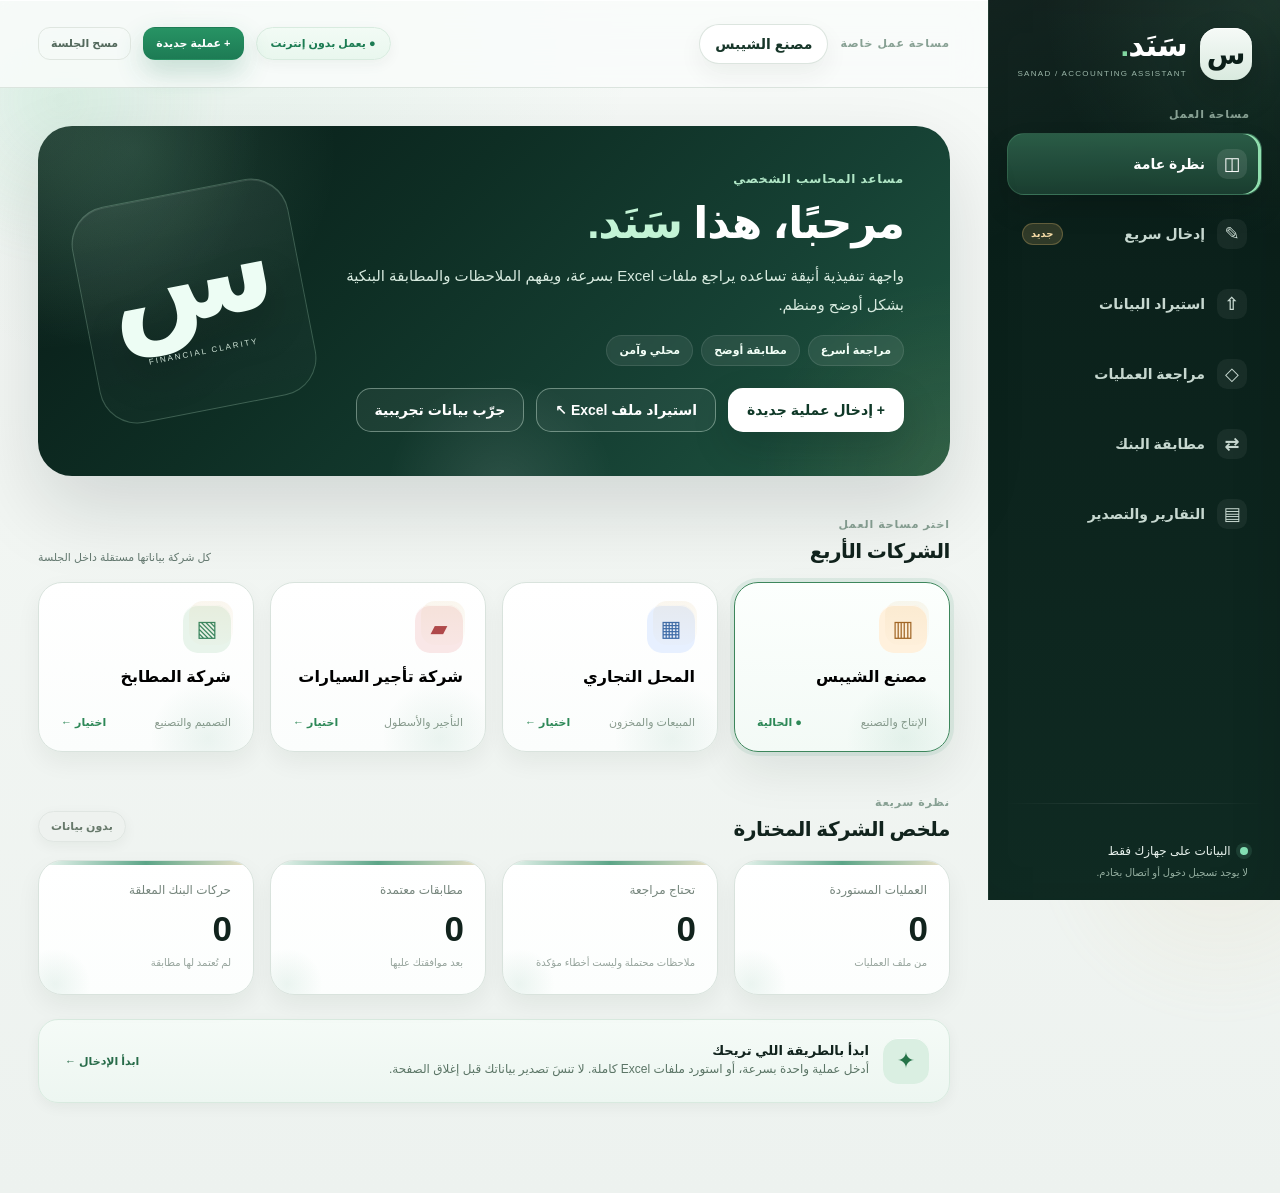
<file: index.html>
<!doctype html>
<html lang="ar" dir="rtl">
<head>
  <meta charset="utf-8"><meta name="viewport" content="width=device-width,initial-scale=1,viewport-fit=cover">
  <meta name="theme-color" content="#102820"><meta name="description" content="سَنَد: مساعد مراجعة Excel والمطابقة البنكية — يعمل محليًا بدون رفع البيانات.">
  <title>سَنَد | مساعد المحاسب</title>
  <link rel="stylesheet" href="styles.css">
</head>
<body>
<div class="shell">
  <aside class="sidebar">
    <div class="brand"><span class="brand-icon">س</span><span><strong>سَنَد<span class="dot">.</span></strong><small>SANAD / ACCOUNTING ASSISTANT</small></span></div>
    <div class="sidebar-label">مساحة العمل</div>
    <nav class="main-nav" aria-label="القائمة الرئيسية">
      <button class="nav-btn active" data-view="home"><span class="nav-symbol">◫</span> نظرة عامة</button>
      <button class="nav-btn" data-view="entry"><span class="nav-symbol">✎</span> إدخال سريع <span class="nav-new">جديد</span></button>
      <button class="nav-btn" data-view="import"><span class="nav-symbol">⇧</span> استيراد البيانات</button>
      <button class="nav-btn" data-view="review"><span class="nav-symbol">◇</span> مراجعة العمليات <b id="sideFlag" class="nav-count hidden">0</b></button>
      <button class="nav-btn" data-view="match"><span class="nav-symbol">⇄</span> مطابقة البنك</button>
      <button class="nav-btn" data-view="report"><span class="nav-symbol">▤</span> التقارير والتصدير</button>
    </nav>
    <div class="side-bottom"><span class="secure-dot"></span> البيانات على جهازك فقط <small>لا يوجد تسجيل دخول أو اتصال بخادم.</small></div>
  </aside>
  <main class="main">
    <header class="topbar"><div class="top-label"><span class="overline">مساحة عمل خاصة</span><span id="currentCompanyLabel">مصنع الشيبس</span></div><div class="top-actions"><span class="offline-pill">● يعمل بدون إنترنت</span><button class="btn btn-primary btn-small top-entry" data-goto="entry">+ عملية جديدة</button><button class="btn btn-ghost btn-small" id="wipeBtn" title="مسح البيانات من جلسة المتصفح">مسح الجلسة</button></div></header>
    <div class="content">
      <section id="view-home" class="view active">
        <div class="hero"><div><span class="eyebrow">مساعد المحاسب الشخصي</span><h1>مرحبًا، هذا <em>سَنَد.</em></h1><p>واجهة تنفيذية أنيقة تساعده يراجع ملفات Excel بسرعة، ويفهم الملاحظات والمطابقة البنكية بشكل أوضح ومنظم.</p><div class="hero-pills"><span class="hero-pill">مراجعة أسرع</span><span class="hero-pill">مطابقة أوضح</span><span class="hero-pill">محلي وآمن</span></div><div class="hero-actions"><button class="btn btn-light" data-goto="entry">+ إدخال عملية جديدة</button><button class="btn btn-outline-light" data-goto="import">استيراد ملف Excel ↖</button><button class="btn btn-outline-light" id="demoBtn">جرّب بيانات تجريبية</button></div></div><div class="hero-mark" aria-hidden="true"><div>س</div><span>FINANCIAL CLARITY</span></div></div>
        <div class="section-head"><div><span class="overline">اختر مساحة العمل</span><h2>الشركات الأربع</h2></div><span class="section-note">كل شركة بياناتها مستقلة داخل الجلسة</span></div>
        <div id="companyCards" class="company-grid"></div>
        <div class="section-head spaced"><div><span class="overline">نظرة سريعة</span><h2>ملخص الشركة المختارة</h2></div><span id="demoIndicator" class="badge badge-muted">بدون بيانات</span></div>
        <div class="stats-grid"><div class="stat"><span>العمليات المستوردة</span><strong id="statOperations">0</strong><small>من ملف العمليات</small></div><div class="stat"><span>تحتاج مراجعة</span><strong id="statWarnings">0</strong><small>ملاحظات محتملة وليست أخطاء مؤكدة</small></div><div class="stat"><span>مطابقات معتمدة</span><strong id="statApproved">0</strong><small>بعد موافقتك عليها</small></div><div class="stat"><span>حركات البنك المعلقة</span><strong id="statBank">0</strong><small>لم تُعتمد لها مطابقة</small></div></div>
        <div class="callout"><span class="callout-symbol">✦</span><div><strong>ابدأ بالطريقة اللي تريحك</strong><p>أدخل عملية واحدة بسرعة، أو استورد ملفات Excel كاملة. لا تنسَ تصدير بياناتك قبل إغلاق الصفحة.</p></div><button class="text-link" data-goto="entry">ابدأ الإدخال ←</button></div>
      </section>
      <section id="view-entry" class="view">
        <div class="page-heading entry-heading"><div><span class="overline">01 / إدخال العمليات</span><h1>سجّل عمليتك في ثوانٍ</h1><p>بدون Excel أو جداول معقدة. اختر الشركة، أدخل التفاصيل، واحفظ الحركة مباشرة للمراجعة والمطابقة.</p></div><span class="badge badge-green">✦ إدخال محلي على جهازك</span></div>
        <div class="entry-overview">
          <div class="entry-overview-icon" aria-hidden="true">✎</div>
          <div><strong>عملية واحدة، خطوات واضحة</strong><p>عبّي التاريخ والبيان والمبلغ، والباقي اختياري. كل شركة لها عملياتها بروحها.</p></div>
          <span class="entry-overview-step">01 — 03</span>
        </div>
        <div class="entry-layout">
          <article class="panel entry-form-panel">
            <div class="entry-panel-head"><div><span class="overline">نموذج الإدخال السريع</span><h2 id="entryFormTitle">عملية جديدة</h2><p>النجمة * تعني إن الحقل مطلوب.</p></div><span class="entry-header-icon" aria-hidden="true">＋</span></div>
            <form id="entryForm" novalidate>
              <div class="entry-fields">
                <div class="entry-field"><label for="entryCompany">الشركة *</label><select id="entryCompany" required><option value="chips">مصنع الشيبس</option><option value="shop">المحل التجاري</option><option value="rental">شركة تأجير السيارات</option><option value="kitchens">شركة المطابخ</option></select></div>
                <div class="entry-field"><label for="entryKind">وين تسجّل الحركة؟ *</label><select id="entryKind" required><option value="ledger">دفتر العمليات</option><option value="bank">كشف البنك</option></select></div>
                <div class="entry-field"><label for="entryDate">تاريخ العملية *</label><input id="entryDate" type="date" required></div>
                <div class="entry-field"><label for="entryDirection">اتجاه الحركة *</label><select id="entryDirection" required><option value="in">قبض / داخل</option><option value="out">صرف / خارج</option></select></div>
                <div class="entry-field entry-span"><label for="entryDescription">البيان / الوصف *</label><input id="entryDescription" type="text" maxlength="250" placeholder="مثال: فاتورة مشتريات من المورد" required autocomplete="off"></div>
                <div class="entry-field entry-span"><label for="entryAmount">المبلغ بالريال العُماني *</label><div class="amount-input"><input id="entryAmount" type="text" inputmode="decimal" placeholder="0.000" required autocomplete="off" dir="ltr" aria-describedby="amountHelp"><span>ر.ع</span></div><small id="amountHelp">تقدر تكتب 15 أو 15.500 — ويدعم الأرقام العربية.</small></div>
                <div class="entry-field"><label for="entryReference">رقم الفاتورة / المرجع <span class="optional">اختياري</span></label><input id="entryReference" type="text" maxlength="100" placeholder="مثال: INV-001" autocomplete="off"></div>
                <div class="entry-field"><label for="entryParty">العميل / المورد <span class="optional">اختياري</span></label><input id="entryParty" type="text" maxlength="150" placeholder="اسم الجهة" autocomplete="off"></div>
              </div>
              <div id="entryError" class="entry-error hidden" role="alert" aria-live="polite"></div>
              <div class="entry-form-actions"><button class="btn btn-primary" id="entrySubmit" type="submit">＋ حفظ وإضافة عملية ثانية</button><button class="btn btn-ghost" type="button" id="entryReset">تفريغ النموذج</button></div>
            </form>
            <div class="entry-footnote"><span aria-hidden="true">◆</span> هذي أداة مراجعة فقط؛ الإدخال ما ينشئ قيود محاسبية أو يعدّل ملف Excel الأصلي.</div>
          </article>
          <aside class="entry-aside">
            <div class="entry-mini-card"><span class="overline">الشركة الحالية</span><h3 id="entrySelectedCompany">مصنع الشيبس</h3><p>العمليات المسجّلة داخل الجلسة</p><div class="entry-mini-stats"><div><span>دفتر العمليات</span><strong id="entryLedgerCount">0</strong></div><div><span>كشف البنك</span><strong id="entryBankCount">0</strong></div></div></div>
            <div class="entry-safety"><span class="entry-safety-icon" aria-hidden="true">↓</span><h3>احفظ شغلك قبل ما تطلع</h3><p>البيانات ما تنحفظ بعد تحديث الصفحة أو إغلاقها. نزّل ملف CSV من الأزرار اللي تحت، عشان ما يضيع إدخالك.</p><button class="btn btn-secondary full" id="entryExportLedger" type="button">↓ تصدير دفتر العمليات CSV</button><button class="btn btn-secondary full" id="entryExportBank" type="button">↓ تصدير كشف البنك CSV</button></div>
            <div class="entry-side-tip"><strong>تشتغل على ملف جاهز؟</strong><p>تقدر تستورد جدول كامل بدون ما تدخل كل عملية بروحها.</p><button class="text-link" data-goto="import" type="button">روح للاستيراد ←</button></div>
          </aside>
        </div>
        <section class="panel recent-panel" aria-labelledby="recentTitle"><div class="panel-heading between"><div><span class="overline">سجل سريع</span><h2 id="recentTitle">آخر العمليات المدخلة يدويًا</h2><p>تقدر تعدل أي عملية دخلتها أو تحذفها بعد التأكيد.</p></div><span id="entryRecentCount" class="badge badge-muted">0 عملية</span></div><div id="entryRecent" class="entry-recent-list"></div></section>
      </section>
      <section id="view-import" class="view"><div class="page-heading"><div><span class="overline">01 / إدخال البيانات</span><h1>استيراد ملفاتك</h1><p>ارفع ملف Excel أو CSV، أو الصق جدول مباشرة من Excel. راجع الأعمدة قبل ما تستورده.</p></div><span class="badge badge-green">محلي على الجهاز</span></div>
        <div class="entry-import-shortcut"><span aria-hidden="true">✎</span><div><strong>تبغى تدخل عملية وحدة بدل ما ترفع ملف؟</strong><p>فتحنا لك نموذج سريع للتسجيل اليدوي.</p></div><button type="button" class="btn btn-primary btn-small" data-goto="entry">إدخال سريع ←</button></div><div class="import-grid"><article class="panel import-card"><div class="panel-heading"><span class="round-icon green">▤</span><div><h2>دفتر العمليات</h2><p>فواتير، مصروفات، إيرادات أو حركة حسابات.</p></div></div><label class="dropzone" id="ledgerDrop" for="ledgerFile"><span class="upload-glyph">⇧</span><strong>اختر ملف العمليات</strong><small>Excel .xlsx أو CSV أو TSV — حتى 10 ميجابايت</small><input type="file" id="ledgerFile" accept=".xlsx,.csv,.tsv,text/csv,application/vnd.openxmlformats-officedocument.spreadsheetml.sheet"></label><p class="muted small" id="ledgerCount">ما تم استيراد أي ملف بعد.</p><button class="btn btn-soft full" id="pasteToggle">أو الصق جدول من Excel</button><div id="pasteBox" class="hidden"><label class="field-label" for="pasteInput">انسخ الخلايا من Excel والصقها هنا، أول صف يكون أسماء الأعمدة</label><textarea id="pasteInput" rows="5" placeholder="التاريخ    البيان    المبلغ    رقم المستند    النوع"></textarea><button class="btn btn-primary" id="pasteRead">قراءة الجدول</button></div></article>
        <article class="panel import-card"><div class="panel-heading"><span class="round-icon blue">⇄</span><div><h2>كشف البنك</h2><p>للمقارنة مع دفتر العمليات، بدون ترحيل قيود.</p></div></div><label class="dropzone" id="bankDrop" for="bankFile"><span class="upload-glyph">⇧</span><strong>اختر ملف كشف البنك</strong><small>Excel .xlsx أو CSV أو TSV — حتى 10 ميجابايت</small><input type="file" id="bankFile" accept=".xlsx,.csv,.tsv,text/csv,application/vnd.openxmlformats-officedocument.spreadsheetml.sheet"></label><p class="muted small" id="bankCount">ما تم استيراد أي كشف بعد.</p><div class="tip"><strong>معلومة مهمة</strong><p>يفضّل يكون في الكشف تاريخ + مبلغ صافٍ، أو عمود إيداع وعمود سحب.</p></div></article></div>
        <article class="panel mapping-panel hidden" id="mappingPanel"><div class="panel-heading between"><div><span class="overline">خطوة التأكد</span><h2 id="mappingTitle">مطابقة الأعمدة</h2><p id="mappingHelp">حدد الأعمدة الصحيحة قبل الاعتماد.</p></div><button class="btn btn-ghost btn-small" id="cancelMapping">إلغاء</button></div><div id="sheetRow" class="sheet-row hidden"><label for="sheetSelect">ورقة العمل</label><select id="sheetSelect"></select></div><div id="mappingFields" class="mapping-grid"></div><div class="preview-wrap"><h3>معاينة أول خمس عمليات</h3><div id="mappingPreview" class="table-scroll"></div></div><div class="mapping-footer"><span id="pendingRows">0 صف</span><button class="btn btn-primary" id="confirmImport">استيراد البيانات بعد المراجعة ←</button></div></article>
        <div class="tip wide"><strong>خصوصية البيانات</strong><p>الأداة تعمل داخل المتصفح ولا ترسل ملفاتك لخادم. البيانات تبقى في ذاكرة الصفحة فقط وتختفي عند تحديثها أو إغلاقها؛ صدّر التقرير قبل ما تطلع. لا تستخدم مستندات الشركات الفعلية إلا بموافقتها.</p></div>
      </section>
      <section id="view-review" class="view"><div class="page-heading"><div><span class="overline">02 / مراجعة ذكية</span><h1>العمليات التي تحتاج انتباهك</h1><p>نرصد مؤشرات التكرار والنقص والقيم غير المعتادة، والقرار النهائي لك.</p></div><button class="btn btn-secondary" id="exportReviewTop">تصدير الملاحظات CSV ↧</button></div><div class="stats-grid compact"><div class="stat"><span>إجمالي العمليات</span><strong id="reviewTotal">0</strong></div><div class="stat"><span>عمليات بملاحظات</span><strong id="reviewFlags">0</strong></div><div class="stat"><span>تكرار محتمل</span><strong id="reviewDuplicates">0</strong></div><div class="stat"><span>بيانات ناقصة أو غير صالحة</span><strong id="reviewMissing">0</strong></div></div>
      <div class="panel table-panel"><div class="table-toolbar"><div><h2>سجل المراجعة</h2><p>ملاحظات أولية — ما يتم حذف أو تعديل أي عملية.</p></div><div class="filters"><select id="reviewFilter" aria-label="تصفية الملاحظات"><option value="all">كل العمليات</option><option value="flagged">تحتاج مراجعة</option><option value="duplicate">تكرار محتمل</option><option value="missing">بيانات ناقصة</option></select><input id="reviewSearch" type="search" placeholder="بحث بالبيان أو المرجع" aria-label="بحث في العمليات"></div></div><div id="reviewTable" class="table-scroll"></div></div></section>
      <section id="view-match" class="view"><div class="page-heading"><div><span class="overline">03 / المطابقة البنكية</span><h1>طابق من غير تخمين</h1><p>نقترح الربط عندما يكون المبلغ والاتجاه واضحين وتوجد حركة فريدة خلال ±3 أيام؛ لازم تعتمد المقترح بنفسك.</p></div><button class="btn btn-secondary" id="exportMatch">تصدير المطابقة CSV ↧</button></div><div class="stats-grid compact"><div class="stat"><span>مطابقات مقترحة</span><strong id="matchSuggested">0</strong></div><div class="stat"><span>مطابقات معتمدة</span><strong id="matchApproved">0</strong></div><div class="stat"><span>دفتر غير مطابق</span><strong id="matchLedger">0</strong></div><div class="stat"><span>بنك غير مطابق</span><strong id="matchBank">0</strong></div></div><div class="callout warn"><span class="callout-symbol">!</span><div><strong>المبلغ المتساوي مش دليل كافي على صحة المطابقة.</strong><p>إذا فيه أكثر من مرشح مناسب بنعرضه كحالة ملتبسة بدون اعتماد آلي. المطابقة هنا للمساعدة فقط، مش تسوية محاسبية.</p></div></div><div class="panel table-panel"><div class="table-toolbar"><div><h2>اقتراحات المطابقة</h2><p>تقدر تعتمد كل سطر أو تلغي اعتماده.</p></div></div><div id="matchTable" class="table-scroll"></div></div><div class="dual-grid"><div class="panel table-panel"><h2>حركات الدفتر غير المعتمدة</h2><div id="unmatchedLedger" class="table-scroll"></div></div><div class="panel table-panel"><h2>حركات البنك غير المعتمدة</h2><div id="unmatchedBank" class="table-scroll"></div></div></div></section>
      <section id="view-report" class="view"><div class="page-heading"><div><span class="overline">04 / تقرير مختصر</span><h1>النتيجة جاهزة للمراجعة</h1><p>هذا تقرير جودة بيانات ومطابقة، وليس قائمة أرباح وخسائر أو ميزان مراجعة معتمد.</p></div><div class="report-actions"><button class="btn btn-secondary" id="exportReport">تصدير التقرير CSV ↧</button><button class="btn btn-primary" id="printReport">طباعة / PDF ↗</button></div></div><div class="print-sheet" id="reportSheet"><div class="report-masthead"><span class="report-logo">سَنَد.</span><span>ACCOUNTING REVIEW / PRIVATE</span></div><h2>تقرير مراجعة البيانات</h2><p id="reportSubheading" class="muted">الشركة المحددة</p><div class="report-stat-grid" id="reportStats"></div><div class="report-section"><h3>ملخص نتيجة المراجعة</h3><div id="reportNarrative"></div></div><div class="report-section"><h3>حدود التقرير</h3><p>الملاحظات مؤشرات تحتاج فحصًا بشريًا. المطابقات المعتمدة هنا لا تنشئ قيودًا أو تسويات. النتائج تعتمد على صحة الملفات وتصنيف اتجاه الحركات وتواريخها؛ لا تعتبر تدقيقًا خارجيًا أو قوائم مالية.</p></div><div class="report-footer"><span>سَنَد | أداة مساعدة للمحاسب</span><span id="reportDate"></span></div></div></section>
    </div>
  </main>
</div>
<div id="toast" class="toast" role="status" aria-live="polite"></div>
<div id="modal" class="modal hidden" role="dialog" aria-modal="true" aria-labelledby="modalTitle"><div class="modal-box"><h2 id="modalTitle">تأكيد</h2><p id="modalText"></p><div class="modal-actions"><button class="btn btn-ghost" id="modalCancel">إلغاء</button><button class="btn btn-danger" id="modalConfirm">تأكيد المسح</button></div></div></div>
<script src="vendor/jszip.min.js"></script><script src="app.js"></script>
</body></html>
</file>
<file: styles.css>
:root{
  --deep:#071814;
  --deep-2:#0d221d;
  --deep-3:#15342a;
  --panel:#ffffff;
  --panel-soft:rgba(255,255,255,.78);
  --surface:#f4f7f5;
  --surface-2:#edf2ef;
  --surface-3:#e4ebe7;
  --ink:#11231d;
  --muted:#647970;
  --muted-2:#889890;
  --line:#d9e3dd;
  --accent:#1d8259;
  --accent-2:#3ca672;
  --accent-3:#7fc9a0;
  --accent-soft:#edf7f1;
  --accent-glow:rgba(29,130,89,.18);
  --gold:#d8b36c;
  --gold-soft:#fbf2df;
  --orange:#b36a21;
  --orange-soft:#fff4e4;
  --blue:#355f96;
  --blue-soft:#edf3ff;
  --danger:#9f3d3a;
  --radius-sm:14px;
  --radius:20px;
  --radius-lg:30px;
  --shadow-xs:0 4px 14px rgba(8,31,24,.05);
  --shadow-sm:0 10px 24px rgba(8,31,24,.06);
  --shadow:0 18px 48px rgba(8,31,24,.09);
  --shadow-lg:0 32px 80px rgba(7,24,20,.14);
}

*{box-sizing:border-box}
html{scroll-behavior:smooth}
body{
  margin:0;
  font-family:Tahoma,"Arial",system-ui,sans-serif;
  color:var(--ink);
  background:
    radial-gradient(circle at 18% 0%, rgba(60,166,114,.08), transparent 26%),
    radial-gradient(circle at 100% 15%, rgba(216,179,108,.08), transparent 18%),
    linear-gradient(180deg,#f7faf8 0%, #f2f6f3 42%, #edf2ef 100%);
  font-size:14px;
  min-height:100vh;
}
body::before,body::after{content:"";position:fixed;pointer-events:none;z-index:0;filter:blur(8px)}
body::before{width:360px;height:360px;top:-80px;left:-120px;background:radial-gradient(circle, rgba(76,183,129,.14), transparent 64%)}
body::after{width:400px;height:400px;right:-140px;bottom:-140px;background:radial-gradient(circle, rgba(216,179,108,.10), transparent 65%)}
button,input,select,textarea{font:inherit}
button{cursor:pointer}
button,input,select,textarea{transition:border-color .2s ease, box-shadow .2s ease, background-color .2s ease, transform .2s ease, color .2s ease}
button:focus-visible,input:focus-visible,select:focus-visible,textarea:focus-visible{outline:none;border-color:rgba(29,130,89,.75)!important;box-shadow:0 0 0 4px rgba(29,130,89,.14)!important}
h1,h2,h3,p{margin:0}
h1{font-size:clamp(30px,3.1vw,46px);letter-spacing:-1px;line-height:1.14}
h2{font-size:20px;letter-spacing:-.45px;line-height:1.25}
h3{font-size:15px;line-height:1.35}
p{line-height:1.9}

.shell{min-height:100vh;display:flex;position:relative;z-index:1}
.sidebar{
  width:292px;flex-shrink:0;height:100vh;position:sticky;top:0;overflow:hidden;
  padding:22px 18px 18px;display:flex;flex-direction:column;color:#fff;
  background:
    radial-gradient(circle at top right, rgba(127,201,160,.15), transparent 25%),
    linear-gradient(180deg,#071814 0%, #0b211b 30%, #0f2a22 100%);
  border-left:1px solid rgba(255,255,255,.05);
  box-shadow:-14px 0 40px rgba(0,0,0,.08) inset;
}
.sidebar::before,.sidebar::after{content:"";position:absolute;pointer-events:none}
.sidebar::before{inset:0;background:linear-gradient(155deg, rgba(255,255,255,.05), transparent 24%)}
.sidebar::after{left:16px;right:16px;bottom:96px;height:1px;background:linear-gradient(90deg, transparent, rgba(255,255,255,.12), transparent)}
.brand,.main-nav,.side-bottom{position:relative;z-index:1}
.brand{display:flex;align-items:center;gap:13px;padding:6px 10px 28px}
.brand-icon{
  width:52px;height:52px;display:grid;place-items:center;border-radius:18px;font-size:28px;font-weight:900;
  color:#0b1f19;background:linear-gradient(180deg,#f6faf7,#d9eadf);
  box-shadow:0 14px 34px rgba(0,0,0,.20), inset 0 1px 0 rgba(255,255,255,.85)
}
.brand strong{font-size:31px;line-height:1;display:block;letter-spacing:-.8px}
.brand small{display:block;font-size:8px;letter-spacing:1.3px;color:#9cb8aa;padding-top:8px}
.dot{color:#81d7a1}
.sidebar-label,.overline{color:#88a194;font-size:11px;font-weight:800;letter-spacing:.9px}
.sidebar-label{padding:0 12px 12px}
.main-nav{display:flex;flex-direction:column;gap:8px}
.nav-btn{
  border:1px solid transparent;background:transparent;color:#c7d8d0;padding:15px 14px;text-align:right;
  border-radius:17px;display:flex;align-items:center;gap:12px;font-weight:800;position:relative
}
.nav-btn:hover{color:#fff;border-color:rgba(129,215,161,.14);background:linear-gradient(180deg, rgba(255,255,255,.05), rgba(255,255,255,.02));transform:translateY(-1px)}
.nav-btn.active{color:#fff;border-color:rgba(129,215,161,.18);background:linear-gradient(180deg, rgba(45,98,75,.9), rgba(27,63,49,.95));box-shadow:inset -3px 0 0 #91dfaf, 0 14px 28px rgba(0,0,0,.14)}
.nav-symbol{font-size:18px;width:30px;height:30px;display:grid;place-items:center;border-radius:10px;background:rgba(255,255,255,.055);flex-shrink:0}
.nav-btn.active .nav-symbol{background:rgba(255,255,255,.1)}
.nav-count{margin-right:auto;font-size:11px;background:linear-gradient(180deg,#f6d59b,#e8bb73);color:#35270f;padding:3px 7px;border-radius:999px;font-weight:900;box-shadow:0 3px 10px rgba(232,187,115,.25)}
.side-bottom{margin-top:auto;padding:24px 14px 0;color:#e9f3ee;font-size:12px}
.side-bottom small{display:block;color:#96b0a2;line-height:1.85;padding-top:6px}
.secure-dot{display:inline-block;width:8px;height:8px;background:#82dfb3;border-radius:50%;margin-left:6px;box-shadow:0 0 0 4px rgba(130,223,179,.12)}

.main{flex:1;min-width:0;position:relative}
.topbar{
  position:sticky;top:0;z-index:4;height:88px;border-bottom:1px solid rgba(217,227,221,.92);
  background:rgba(250,252,251,.84);backdrop-filter:blur(16px);
  display:flex;justify-content:space-between;align-items:center;padding:0 38px;
}
.topbar::before{content:"";position:absolute;inset:0 0 auto 0;height:1px;background:rgba(255,255,255,.9)}
.top-label{display:flex;gap:12px;align-items:center;flex-wrap:wrap}
.top-label #currentCompanyLabel{
  font-weight:900;color:#173629;background:#fff;border:1px solid rgba(217,227,221,.92);
  padding:11px 15px;border-radius:999px;box-shadow:var(--shadow-sm)
}
.top-actions{display:flex;align-items:center;gap:12px;flex-wrap:wrap}
.offline-pill{color:#1c7c53;background:linear-gradient(180deg,#f2fbf5,#e9f7ee);border:1px solid #d8ebdf;border-radius:999px;padding:9px 14px;font-size:11px;font-weight:900;box-shadow:var(--shadow-xs)}
.content{max-width:1500px;margin:auto;padding:38px 38px 90px}
.view{display:none;animation:fadeUp .28s ease}
.view.active{display:block}

.hero{
  position:relative;overflow:hidden;isolation:isolate;min-height:300px;border-radius:34px;padding:44px 46px;color:#fff;
  display:flex;justify-content:space-between;align-items:center;gap:28px;
  background:
    radial-gradient(circle at 0% 0%, rgba(166,242,199,.15), transparent 23%),
    radial-gradient(circle at 100% 100%, rgba(216,179,108,.10), transparent 20%),
    linear-gradient(135deg,#081a16 0%, #0e2e24 38%, #164134 70%, #205842 100%);
  box-shadow:var(--shadow-lg);
}
.hero::before{content:"";position:absolute;left:-120px;top:-190px;width:430px;height:430px;border-radius:50%;background:radial-gradient(circle, rgba(166,242,199,.14), transparent 67%);z-index:-1}
.hero::after{content:"";position:absolute;left:36%;bottom:-150px;width:270px;height:270px;border-radius:50%;background:radial-gradient(circle, rgba(255,255,255,.10), transparent 60%);z-index:-1}
.hero > div:first-child{max-width:700px}
.eyebrow{color:#b1e7c7;font-size:12px;font-weight:900;letter-spacing:.85px}
.hero h1{margin-top:12px;font-size:44px}.hero h1 em{font-style:normal;color:#c3f4d6}
.hero p{color:#d7eadf;font-size:15px;margin:14px 0 16px;max-width:585px}
.hero-pills{display:flex;gap:8px;flex-wrap:wrap;margin-bottom:22px}
.hero-pill{
  display:inline-flex;align-items:center;gap:6px;padding:8px 12px;border-radius:999px;font-size:11px;font-weight:900;
  color:#f3fff7;background:rgba(255,255,255,.08);border:1px solid rgba(255,255,255,.1);backdrop-filter:blur(2px)
}
.hero-actions{display:flex;gap:12px;flex-wrap:wrap}
.hero-mark{
  width:220px;height:220px;flex-shrink:0;border:1px solid rgba(195,244,214,.22);border-radius:38px;display:grid;place-items:center;transform:rotate(-11deg);
  background:linear-gradient(180deg, rgba(255,255,255,.05), rgba(255,255,255,.02));box-shadow:inset 0 1px 0 rgba(255,255,255,.10)
}
.hero-mark div{font-size:122px;font-weight:900;line-height:1;color:#edfdf4;text-shadow:0 18px 40px rgba(0,0,0,.18)}
.hero-mark span{font-size:8px;letter-spacing:2px;margin-top:-67px;color:#d0e5d8}

.btn{border:1px solid transparent;border-radius:15px;padding:13px 18px;font-weight:900;display:inline-flex;align-items:center;justify-content:center;gap:8px;line-height:1.15;text-decoration:none}
.btn:hover{transform:translateY(-1px)}
.btn:active{transform:translateY(1px)}
.btn-primary{color:#fff;background:linear-gradient(180deg,#279364,#1d7b54);box-shadow:0 12px 28px rgba(29,123,84,.24)}
.btn-primary:hover{background:linear-gradient(180deg,#2da06d,#1f7f56)}
.btn-secondary{color:#1a6342;background:linear-gradient(180deg,#f0f8f3,#e5f2ea);border-color:#d1e6d8;box-shadow:var(--shadow-xs)}
.btn-secondary:hover{background:#e3f1e8}
.btn-light{background:#fff;color:#0f3827;box-shadow:0 15px 36px rgba(6,24,20,.18)}
.btn-outline-light{border-color:rgba(211,236,221,.42);background:rgba(255,255,255,.05);color:#fff}
.btn-outline-light:hover{background:rgba(255,255,255,.12)}
.btn-soft{background:#edf7f1;color:#276645;border-color:#d7e9de;box-shadow:var(--shadow-xs)}
.btn-ghost{background:transparent;border-color:#dfe6e0;color:#53695c}.btn-ghost:hover{background:#f5f8f6}
.btn-danger{background:#ae3d39;color:#fff;box-shadow:0 10px 26px rgba(174,61,57,.18)}
.btn-small{padding:9px 12px;font-size:11px;border-radius:12px}.full{width:100%}

.section-head{display:flex;justify-content:space-between;align-items:end;gap:12px;margin:42px 0 18px}.section-head .overline{display:block;margin-bottom:8px}.section-note,.muted{color:var(--muted)}.section-note{font-size:11px}.spaced{margin-top:44px}
.company-grid{display:grid;grid-template-columns:repeat(4,minmax(0,1fr));gap:16px}
.company-card{
  position:relative;background:linear-gradient(180deg,#ffffff,#fbfdfc);border:1px solid var(--line);text-align:right;border-radius:24px;padding:22px;min-height:170px;box-shadow:var(--shadow-sm);display:flex;flex-direction:column;align-items:flex-start;gap:14px;overflow:hidden
}
.company-card::before{content:"";position:absolute;inset:auto -18px -50px auto;width:126px;height:126px;border-radius:50%;background:radial-gradient(circle, rgba(29,130,89,.08), transparent 65%);pointer-events:none}
.company-card::after{content:"";position:absolute;right:20px;top:18px;width:44px;height:44px;border-radius:14px;background:linear-gradient(180deg, rgba(216,179,108,.14), rgba(216,179,108,.03));opacity:.8}
.company-card:hover{border-color:#9ecab1;box-shadow:var(--shadow);transform:translateY(-2px)}
.company-card.selected{border:1.5px solid #3d875c;box-shadow:0 0 0 4px rgba(29,130,89,.09), var(--shadow);background:linear-gradient(180deg,#fcfffd,#f3faf6)}
.company-icon{border-radius:15px;width:48px;height:48px;display:grid;place-items:center;font-size:22px;box-shadow:inset 0 1px 0 rgba(255,255,255,.85)}
.company-name{font-weight:900;font-size:16px}.company-footer{color:#899a8d;font-size:11px;width:100%;display:flex;justify-content:space-between;gap:12px;margin-top:auto}.company-card .company-footer span:last-child{color:#2d8857;font-weight:900}

.stats-grid{display:grid;grid-template-columns:repeat(4,minmax(0,1fr));gap:16px}
.stat{position:relative;border:1px solid var(--line);background:linear-gradient(180deg,#fff,#fcfefd);border-radius:24px;padding:22px;box-shadow:var(--shadow-sm);overflow:hidden}
.stat::before{content:"";position:absolute;right:0;top:0;width:100%;height:4px;background:linear-gradient(90deg, rgba(127,201,160,.12), rgba(29,130,89,.72), rgba(216,179,108,.35))}
.stat::after{content:"";position:absolute;left:-20px;bottom:-26px;width:72px;height:72px;border-radius:50%;background:radial-gradient(circle, rgba(29,130,89,.08), transparent 70%)}
.stat>span{color:#75857c;font-size:12px;display:block}.stat strong{font-size:35px;display:block;margin:12px 0 5px;letter-spacing:-1px;font-weight:900;font-variant-numeric:tabular-nums}.stat small{color:#95a39b;font-size:10px;line-height:1.8;display:block}
.callout{display:flex;align-items:center;gap:14px;background:linear-gradient(180deg,#f5fbf7,#edf6f1);border:1px solid #d8eadf;border-radius:20px;padding:18px 20px;margin-top:24px;box-shadow:var(--shadow-xs)}
.callout p{font-size:12px;color:#5b7566}.callout strong{font-size:13px}.callout-symbol{background:#daefe2;border-radius:15px;width:46px;height:46px;display:grid;place-items:center;color:#257348;flex-shrink:0;font-size:22px;box-shadow:inset 0 1px 0 rgba(255,255,255,.85)}
.text-link{margin-right:auto;border:0;background:transparent;white-space:nowrap;font-size:11px;color:#276b49;font-weight:900}.text-link:hover{color:#184d34}

.page-heading{display:flex;justify-content:space-between;align-items:flex-start;gap:16px;margin-bottom:28px;padding-bottom:8px}
.page-heading .overline{display:block;margin-bottom:9px}.page-heading p{color:var(--muted);font-size:12px;margin-top:10px;max-width:730px}
.badge{padding:8px 12px;font-size:11px;font-weight:900;border-radius:999px;white-space:nowrap;border:1px solid transparent;box-shadow:var(--shadow-xs)}
.badge-green{background:#eaf8ef;color:#24824b;border-color:#d6ecd9}.badge-muted{background:#eef2ef;color:#67796b;border-color:#e0e6e2}.badge-orange{background:#fff2e2;color:#a05a15;border-color:#f1dec1}.badge-blue{background:#eef4ff;color:#285d9a;border-color:#d9e5ff}

.import-grid,.dual-grid{display:grid;grid-template-columns:repeat(2,minmax(0,1fr));gap:18px}
.panel{background:var(--panel-soft);backdrop-filter:blur(10px);border-radius:24px;border:1px solid rgba(217,227,221,.95);padding:24px;box-shadow:var(--shadow-sm);min-width:0}.panel:hover{box-shadow:var(--shadow)}
.panel-heading{display:flex;align-items:center;gap:12px;margin-bottom:21px}.panel-heading p,.table-toolbar p{color:#829187;font-size:12px;margin-top:6px}.panel-heading.between{justify-content:space-between}
.round-icon{width:48px;height:48px;display:grid;place-items:center;border-radius:16px;font-size:22px;box-shadow:inset 0 1px 0 rgba(255,255,255,.85)}
.round-icon.green{background:#e6f4e8;color:#238355}.round-icon.blue{background:#e8f0fe;color:#3268ac}
.dropzone{position:relative;min-height:196px;border:1.6px dashed #b8d2c0;border-radius:20px;background:linear-gradient(180deg,#fcfefd,#f6faf7);display:flex;align-items:center;justify-content:center;flex-direction:column;gap:9px;cursor:pointer;padding:22px;text-align:center}
.dropzone::before{content:"";position:absolute;inset:12px;border-radius:16px;border:1px dashed rgba(29,130,89,.08);pointer-events:none}
.dropzone:hover,.dropzone.dragover{background:#eef8f0;border-color:#2d8b59;box-shadow:0 0 0 4px rgba(45,139,89,.08)}
.dropzone input{position:absolute;opacity:0;width:1px;height:1px;pointer-events:none}
.upload-glyph{display:grid;place-items:center;border-radius:50%;width:56px;height:56px;background:#ebf7ef;color:#2d8d5d;font-size:26px;box-shadow:inset 0 1px 0 rgba(255,255,255,.8), 0 10px 18px rgba(42,140,97,.08)}
.dropzone strong{font-size:13px}.dropzone small{font-size:11px;color:#879489}.small{font-size:12px}.import-card>.muted{padding:12px 2px}
.tip{background:linear-gradient(180deg,#f8faf8,#f3f6f4);border:1px solid #e6ece8;border-radius:15px;padding:15px;margin-top:15px}.tip strong{font-size:12px}.tip p{font-size:11px;color:#778579}.tip.wide{margin-top:18px}
.hidden{display:none!important}.field-label{display:block;font-size:12px;font-weight:900;margin:15px 0 9px}
textarea,select,input[type=search]{width:100%;background:#fff;color:var(--ink);border:1px solid #d8e3dc;border-radius:14px;padding:11px 12px;max-width:100%;min-width:0}
textarea{resize:vertical;line-height:1.7;margin-bottom:10px;min-height:120px}
.mapping-panel{margin-top:22px;border-color:#7fb897;background:linear-gradient(180deg,#fcfffd,#f5fbf7)}
.sheet-row{display:flex;align-items:center;gap:15px;margin-bottom:17px}.sheet-row label{font-weight:900;font-size:12px}.sheet-row select{flex:1}
.mapping-grid{display:grid;grid-template-columns:repeat(3,minmax(0,1fr));gap:13px}.map-field label{display:block;font-size:12px;font-weight:900;margin-bottom:8px}.map-field select{width:100%}.map-field small{display:block;color:#9b7d46;font-size:10px;margin-top:4px}
.preview-wrap{margin-top:26px}.preview-wrap h3{margin-bottom:10px}.mapping-footer{display:flex;justify-content:space-between;align-items:center;padding-top:22px;gap:10px}.mapping-footer span{color:#748477;font-size:12px}.compact{margin-bottom:17px}.compact .stat strong{font-size:28px}

.table-panel{padding:0;overflow:hidden}
.table-toolbar{padding:22px;display:flex;justify-content:space-between;gap:12px;align-items:center}.filters{display:flex;gap:8px;flex-wrap:wrap}.filters input{min-width:190px}
.table-scroll{overflow:auto;max-height:560px;scrollbar-width:thin;scrollbar-color:#becfc7 transparent}.table-scroll::-webkit-scrollbar{height:10px;width:10px}.table-scroll::-webkit-scrollbar-thumb{background:#c7d5ce;border-radius:99px;border:2px solid transparent;background-clip:padding-box}.table-scroll::-webkit-scrollbar-track{background:transparent}
table{width:100%;border-collapse:separate;border-spacing:0;font-size:12px;text-align:right;min-width:650px;background:#fff}th{position:sticky;top:0;background:#f7faf8;color:#57695f;z-index:1;font-size:11px;font-weight:900;text-align:right;border-bottom:1px solid #ebf0ed}th,td{padding:14px 15px;white-space:nowrap}td{border-bottom:1px solid #edf1ee}tbody tr:nth-child(even) td{background:#fcfefd}tbody tr:hover td{background:#f4fbf7}tr:last-child td{border-bottom:0}td.wrapcell{white-space:normal;min-width:150px;max-width:320px;line-height:1.7}
.empty{text-align:center;padding:56px 22px;color:#809184;font-size:13px}.empty strong{display:block;color:#1e3929;margin-bottom:8px;font-size:16px}
.issue-list{display:flex;flex-wrap:wrap;gap:5px;min-width:180px}.issue{font-size:10px;border-radius:999px;padding:5px 8px;background:#fff0df;color:#9b5b15;border:1px solid #f2d9b7}
.clean{color:#258453;font-weight:900}.warn{background:#fff7ea;border-color:#f0dfbd}.warn .callout-symbol{background:#ffead0;color:#a05d18}
.dual-grid{margin-top:16px}.dual-grid .panel h2{padding:20px 20px 12px;font-size:16px}
.inline-action{border:1px solid #b0d4bd;border-radius:10px;background:#e7f5ec;color:#21623e;font-weight:900;padding:7px 10px;font-size:11px;box-shadow:var(--shadow-xs)}.inline-action:hover{transform:translateY(-1px)}.inline-action.undo{color:#9c4c3a;background:#fff0ed;border-color:#f2d7d0}

.report-actions{display:flex;gap:8px;flex-wrap:wrap}
.print-sheet{background:#fff;border:1px solid var(--line);border-radius:30px;padding:48px;max-width:910px;margin:auto;box-shadow:var(--shadow-lg);position:relative;overflow:hidden}
.print-sheet::before{content:"";position:absolute;inset:0 auto auto 0;width:100%;height:6px;background:linear-gradient(90deg, #1e714d, #2d8b60, #d8b36c)}
.report-masthead{display:flex;justify-content:space-between;align-items:center;border-bottom:2px solid #1a442d;padding-bottom:18px;margin-bottom:25px}.report-logo{font-size:29px;font-weight:900;color:#1c6940;letter-spacing:-.7px}.report-masthead>span:last-child{font-size:9px;color:#83988b;letter-spacing:1.2px}
.print-sheet h2{font-size:31px}.report-stat-grid{display:grid;grid-template-columns:repeat(2,1fr);gap:10px;margin:25px 0}.report-stat{border:1px solid #e5ece7;border-radius:16px;padding:16px;background:linear-gradient(180deg,#fff,#fbfdfb)}.report-stat strong{font-size:24px;display:block;margin-top:6px}.report-stat span{color:#748378;font-size:12px}.report-section{padding:22px 0;border-top:1px solid #e5ede8}.report-section h3{font-size:16px;margin-bottom:11px}.report-section p,.report-section li{color:#596d5e;font-size:12px;line-height:2}.report-section ul{padding:0 22px 0 0}.report-footer{border-top:2px solid #1a442d;padding-top:17px;display:flex;justify-content:space-between;gap:20px;color:#6f8173;font-size:10px}

.toast{position:fixed;bottom:26px;left:24px;z-index:11;background:linear-gradient(180deg,#153627,#102d21);color:#fff;padding:15px 20px;border-radius:16px;box-shadow:0 18px 42px rgba(19,41,30,.25);opacity:0;transform:translateY(15px);pointer-events:none;transition:all .2s;max-width:460px;font-size:12px;border:1px solid rgba(255,255,255,.08)}.toast.show{opacity:1;transform:translateY(0)}.toast.error{background:linear-gradient(180deg,#ab433e,#933530)}
.modal{position:fixed;inset:0;z-index:20;background:rgba(11,24,20,.56);display:grid;place-items:center;padding:20px;backdrop-filter:blur(7px)}
.modal-box{background:#fff;border-radius:26px;padding:28px;width:min(100%,450px);box-shadow:var(--shadow-lg);border:1px solid var(--line)}.modal-box p{color:#6e7e71;margin:14px 0 22px;font-size:13px}.modal-actions{display:flex;justify-content:flex-end;gap:9px}
#pasteBox{margin-top:12px}
@keyframes fadeUp{from{opacity:0;transform:translateY(10px)}to{opacity:1;transform:translateY(0)}}

@media (max-width: 1200px){.company-grid{grid-template-columns:repeat(2,1fr)}.stats-grid{grid-template-columns:repeat(2,1fr)}.sidebar{width:234px}.content{padding:28px}.topbar{padding:0 28px}.hero{padding:38px}}
@media (max-width: 790px){
  .shell{display:block}.sidebar{position:static;height:auto;width:100%;padding:14px 14px 16px;border-left:0;border-bottom:1px solid rgba(255,255,255,.05)}
  .brand{padding:0 0 12px}.brand strong{font-size:22px}.brand small{font-size:7px}.brand-icon{width:38px;height:38px;font-size:21px;border-radius:13px}.sidebar-label,.side-bottom{display:none}
  .main-nav{flex-direction:row;gap:6px;overflow-x:auto;padding-bottom:4px}.nav-btn{white-space:nowrap;font-size:11px;padding:10px 12px;border-radius:13px}.nav-symbol{font-size:13px;width:24px;height:24px}
  .topbar{height:auto;min-height:74px;padding:12px 16px;gap:12px;flex-wrap:wrap}.top-actions{gap:6px}.offline-pill{display:none}
  .content{padding:18px 14px 58px}.hero{padding:28px 24px;min-height:236px;border-radius:26px}.hero h1{font-size:32px}.hero-mark{display:none}
  .company-grid,.stats-grid,.import-grid,.dual-grid{grid-template-columns:repeat(2,minmax(0,1fr))}.mapping-grid{grid-template-columns:repeat(2,minmax(0,1fr))}
  .page-heading{flex-direction:column;align-items:flex-start}.table-toolbar{align-items:flex-start;flex-direction:column}.filters{width:100%}.filters input{flex:1;min-width:0}.callout{flex-wrap:wrap}.text-link{margin-right:0}.print-sheet{padding:28px;border-radius:24px}
}
@media (max-width: 530px){
  .company-grid,.import-grid,.dual-grid{grid-template-columns:1fr}.company-card{min-height:unset;display:grid;grid-template-columns:48px 1fr;align-items:center;padding:16px}.company-footer{grid-column:2}
  .stats-grid{gap:10px}.stat{padding:16px}.stat strong{font-size:27px}.stat small{font-size:9px}.mapping-grid{grid-template-columns:1fr}
  .hero p{font-size:12px}.hero-pills{margin-bottom:18px}.hero-actions .btn{padding:11px 12px;font-size:11px}.section-note{max-width:150px;text-align:left}.filters{flex-direction:column}.filters select,.filters input{width:100%}
  .report-stat-grid{gap:8px}.report-stat{padding:13px}.report-stat strong{font-size:20px}.report-masthead>span:last-child{font-size:7px}.top-label{gap:6px;flex-direction:column;align-items:flex-start}.print-sheet h2{font-size:24px}.mapping-footer{flex-direction:column;align-items:stretch}.mapping-footer .btn{width:100%}
}
@media print{body{background:#fff}body::before,body::after,.sidebar,.topbar,.page-heading,.toast,.callout,.main-nav{display:none!important}.shell,.main,.content{display:block;padding:0;margin:0;max-width:unset}.view{display:none!important;animation:none}#view-report{display:block!important}.print-sheet{border:0;padding:0;box-shadow:none;max-width:100%}@page{size:A4;margin:17mm}}

/* Quick manual entry — deliberately separate from spreadsheet imports */
.nav-new{margin-right:auto;font-size:10px;line-height:1;background:rgba(216,179,108,.18);border:1px solid rgba(216,179,108,.3);color:#f6dca7;border-radius:999px;padding:5px 8px;font-weight:900}
.top-entry{white-space:nowrap}
.entry-heading{margin-bottom:25px}
.entry-overview{display:flex;align-items:center;gap:17px;background:linear-gradient(110deg,#0e2820,#194733);color:#fff;border-radius:22px;padding:20px 23px;margin-bottom:20px;box-shadow:0 14px 28px rgba(14,53,36,.13);border:1px solid rgba(255,255,255,.08)}
.entry-overview-icon{width:46px;height:46px;display:grid;place-items:center;flex-shrink:0;border-radius:14px;background:rgba(255,255,255,.09);font-size:23px;color:#c0f0d1}
.entry-overview strong{font-size:16px}.entry-overview p{color:#c9e1d2;font-size:12px;margin-top:3px}
.entry-overview-step{margin-right:auto;font-weight:900;letter-spacing:1px;color:#c5e9d4;font-size:11px;white-space:nowrap}
.entry-layout{display:grid;grid-template-columns:minmax(0,1.75fr) minmax(280px,.85fr);gap:20px;align-items:start}
.entry-form-panel{padding:28px;background:#fff}
.entry-panel-head{display:flex;justify-content:space-between;align-items:center;margin-bottom:25px;padding-bottom:20px;border-bottom:1px solid var(--line)}
.entry-panel-head .overline{display:block;margin-bottom:7px}.entry-panel-head h2{font-size:24px}.entry-panel-head p{font-size:12px;color:var(--muted);margin-top:8px}
.entry-header-icon{width:48px;height:48px;border-radius:15px;display:grid;place-items:center;background:#e9f6ed;color:#1d8259;font-size:27px;font-weight:900}
.entry-fields{display:grid;grid-template-columns:repeat(2,minmax(0,1fr));gap:19px 17px}
.entry-field{min-width:0}.entry-span{grid-column:span 2}
.entry-field label{display:flex;align-items:center;gap:8px;font-size:12px;font-weight:900;margin-bottom:9px;color:#31483a}
.optional{color:#8b9c92;font-size:10px;font-weight:500}
.entry-field input,.entry-field select{width:100%;border:1px solid #dce6df;background:#fafcfa;box-shadow:inset 0 1px 2px rgba(14,47,33,.02);border-radius:13px;height:48px;padding:0 14px;color:var(--ink);font-size:13px;outline:0}
.entry-field input:hover,.entry-field select:hover{border-color:#aacdb9;background:#fff}
.entry-field input:focus,.entry-field select:focus{background:#fff;border-color:#53ab7b;box-shadow:0 0 0 4px rgba(63,163,109,.12)}
.entry-field input::placeholder{color:#a1aca6}.entry-field small{display:block;color:#829389;font-size:11px;margin-top:7px}
.amount-input{display:flex;align-items:center;border:1px solid #dce6df;border-radius:13px;overflow:hidden;background:#fafcfa;height:56px}
.amount-input:focus-within{border-color:#53ab7b;background:#fff;box-shadow:0 0 0 4px rgba(63,163,109,.12)}
.amount-input input{border:0!important;box-shadow:none!important;background:transparent!important;font-size:22px;font-weight:900;flex:1;min-width:0;padding:0 18px;height:54px;text-align:left}
.amount-input span{padding:0 16px;height:100%;display:grid;place-items:center;background:#eef5f0;color:#2e7350;border-right:1px solid #dce6df;font-size:12px;font-weight:900;white-space:nowrap}
.entry-error{margin-top:18px;border:1px solid #f1c9c5;background:#fff3f0;color:#973c34;border-radius:13px;padding:13px 15px;font-size:12px;font-weight:800}
.entry-form-actions{display:flex;align-items:center;gap:11px;flex-wrap:wrap;margin-top:26px;padding-top:24px;border-top:1px solid var(--line)}
.entry-form-actions .btn-primary{min-height:49px}.entry-footnote{display:flex;gap:9px;color:#74877c;font-size:11px;line-height:1.9;margin-top:21px}.entry-footnote span{color:#2f8b60}
.entry-aside{display:flex;flex-direction:column;gap:16px;min-width:0}
.entry-mini-card{position:relative;overflow:hidden;border-radius:24px;padding:24px;background:linear-gradient(140deg,#081d17,#154232);color:#fff;box-shadow:var(--shadow);border:1px solid rgba(255,255,255,.05)}
.entry-mini-card::before{content:"";position:absolute;left:-25px;top:-55px;width:160px;height:160px;border-radius:50%;background:radial-gradient(circle,rgba(117,222,157,.16),transparent 65%)}
.entry-mini-card .overline{color:#9fd7b6}.entry-mini-card h3{font-size:23px;margin:9px 0 6px}.entry-mini-card p{font-size:11px;color:#b9d3c3}
.entry-mini-stats{display:grid;grid-template-columns:repeat(2,minmax(0,1fr));gap:8px;margin-top:24px}.entry-mini-stats>div{padding:14px 12px;background:rgba(255,255,255,.07);border:1px solid rgba(255,255,255,.07);border-radius:14px}.entry-mini-stats span{display:block;font-size:10px;color:#c8e5d3}.entry-mini-stats strong{font-size:27px;display:block;margin-top:8px;font-variant-numeric:tabular-nums}
.entry-safety{background:#fff;border:1px solid var(--line);box-shadow:var(--shadow-sm);border-radius:23px;padding:23px}.entry-safety-icon{width:41px;height:41px;border-radius:13px;background:#fff0d8;color:#9a6b24;display:grid;place-items:center;font-size:23px;font-weight:900;margin-bottom:13px}.entry-safety h3{font-size:16px}.entry-safety p{font-size:12px;color:#63776a;margin:9px 0 17px}.entry-safety .btn+.btn{margin-top:9px}
.entry-side-tip{padding:20px;background:linear-gradient(180deg,#f5f9f6,#ecf3ee);border:1px solid #dce9df;border-radius:20px}.entry-side-tip strong{font-size:13px}.entry-side-tip p{font-size:12px;color:#64796b;margin:4px 0 12px}.entry-side-tip .text-link{padding:0}
.recent-panel{background:#fff;margin-top:21px;padding:26px}.recent-panel .panel-heading{margin-bottom:15px}.recent-panel .panel-heading h2{margin-top:6px}.entry-recent-list{display:flex;flex-direction:column}
.entry-record{display:flex;align-items:center;gap:13px;padding:16px 0;border-top:1px solid #edf2ee}.entry-record-icon{display:grid;place-items:center;flex-shrink:0;width:42px;height:42px;border-radius:13px;background:#e4f5eb;color:#278657;font-size:25px;font-weight:900}.entry-record-icon.negative{background:#fff1e5;color:#b56e25}
.entry-record-info{min-width:0;flex:1}.entry-record-info strong{display:block;font-size:13px;overflow-wrap:anywhere}.entry-record-info small{display:block;margin-top:7px;font-size:11px;color:#85958b;line-height:1.65;overflow-wrap:anywhere}
.entry-record-end{display:flex;flex-direction:column;align-items:flex-end;gap:9px}.entry-record-end>strong{white-space:nowrap;color:#217b52;font-size:14px}.entry-record-end>strong.negative{color:#b36728}.entry-record-actions{display:flex;gap:5px}.entry-record-actions button{font-size:10px;border:1px solid #dce9df;color:#386d4e;background:#f4faf6;border-radius:9px;padding:6px 10px;font-weight:900}.entry-record-actions button:last-child{color:#9d4940;border-color:#f0dad7;background:#fff5f4}.entry-record-actions button:hover{transform:translateY(-1px)}
.entry-empty{padding:47px 18px;text-align:center;border:1px dashed #cbded0;background:#fbfdfb;border-radius:17px;color:#718878}.entry-empty span{display:block;font-size:32px;color:#348e60;margin-bottom:9px}.entry-empty strong{display:block;font-size:14px;color:#274633}.entry-empty p{font-size:12px;margin-top:6px}
.entry-import-shortcut{display:flex;align-items:center;gap:14px;margin-bottom:18px;padding:16px 19px;border:1px solid #cfe5d6;background:linear-gradient(110deg,#f1faf4,#eaf6ef);border-radius:18px}.entry-import-shortcut>span{width:38px;height:38px;border-radius:12px;display:grid;place-items:center;color:#24734e;background:#d7eede;flex-shrink:0;font-size:20px}.entry-import-shortcut>div{flex:1}.entry-import-shortcut strong{font-size:12px}.entry-import-shortcut p{font-size:11px;color:#6c8173;margin-top:3px}
@media(max-width:1150px){.entry-layout{grid-template-columns:minmax(0,1.4fr) minmax(240px,.8fr)}}
@media(max-width:950px){.entry-layout{grid-template-columns:1fr}.entry-aside{display:grid;grid-template-columns:repeat(2,minmax(0,1fr))}.entry-side-tip{grid-column:span 2}}
@media(max-width:790px){.entry-overview-step{display:none}.entry-form-panel,.recent-panel{padding:20px}.entry-panel-head h2{font-size:22px}}
@media(max-width:530px){.top-entry{font-size:10px;padding:8px 10px}.entry-overview{padding:16px;align-items:flex-start}.entry-overview p{font-size:11px}.entry-overview strong{font-size:14px}.entry-fields{grid-template-columns:1fr;gap:15px}.entry-span{grid-column:auto}.entry-form-actions{flex-direction:column;align-items:stretch}.entry-form-actions .btn{width:100%}.entry-aside{grid-template-columns:1fr}.entry-side-tip{grid-column:auto}.entry-import-shortcut{flex-wrap:wrap}.entry-import-shortcut .btn{width:100%}.entry-record{align-items:flex-start;flex-wrap:wrap}.entry-record-info{flex-basis:calc(100% - 60px)}.entry-record-end{width:100%;padding-right:54px;flex-direction:row;align-items:center;justify-content:space-between}.entry-record-end>strong{font-size:13px}.recent-panel .panel-heading{align-items:flex-start;gap:10px}}
@media print{#view-entry,.entry-import-shortcut{display:none!important}}
</file>
